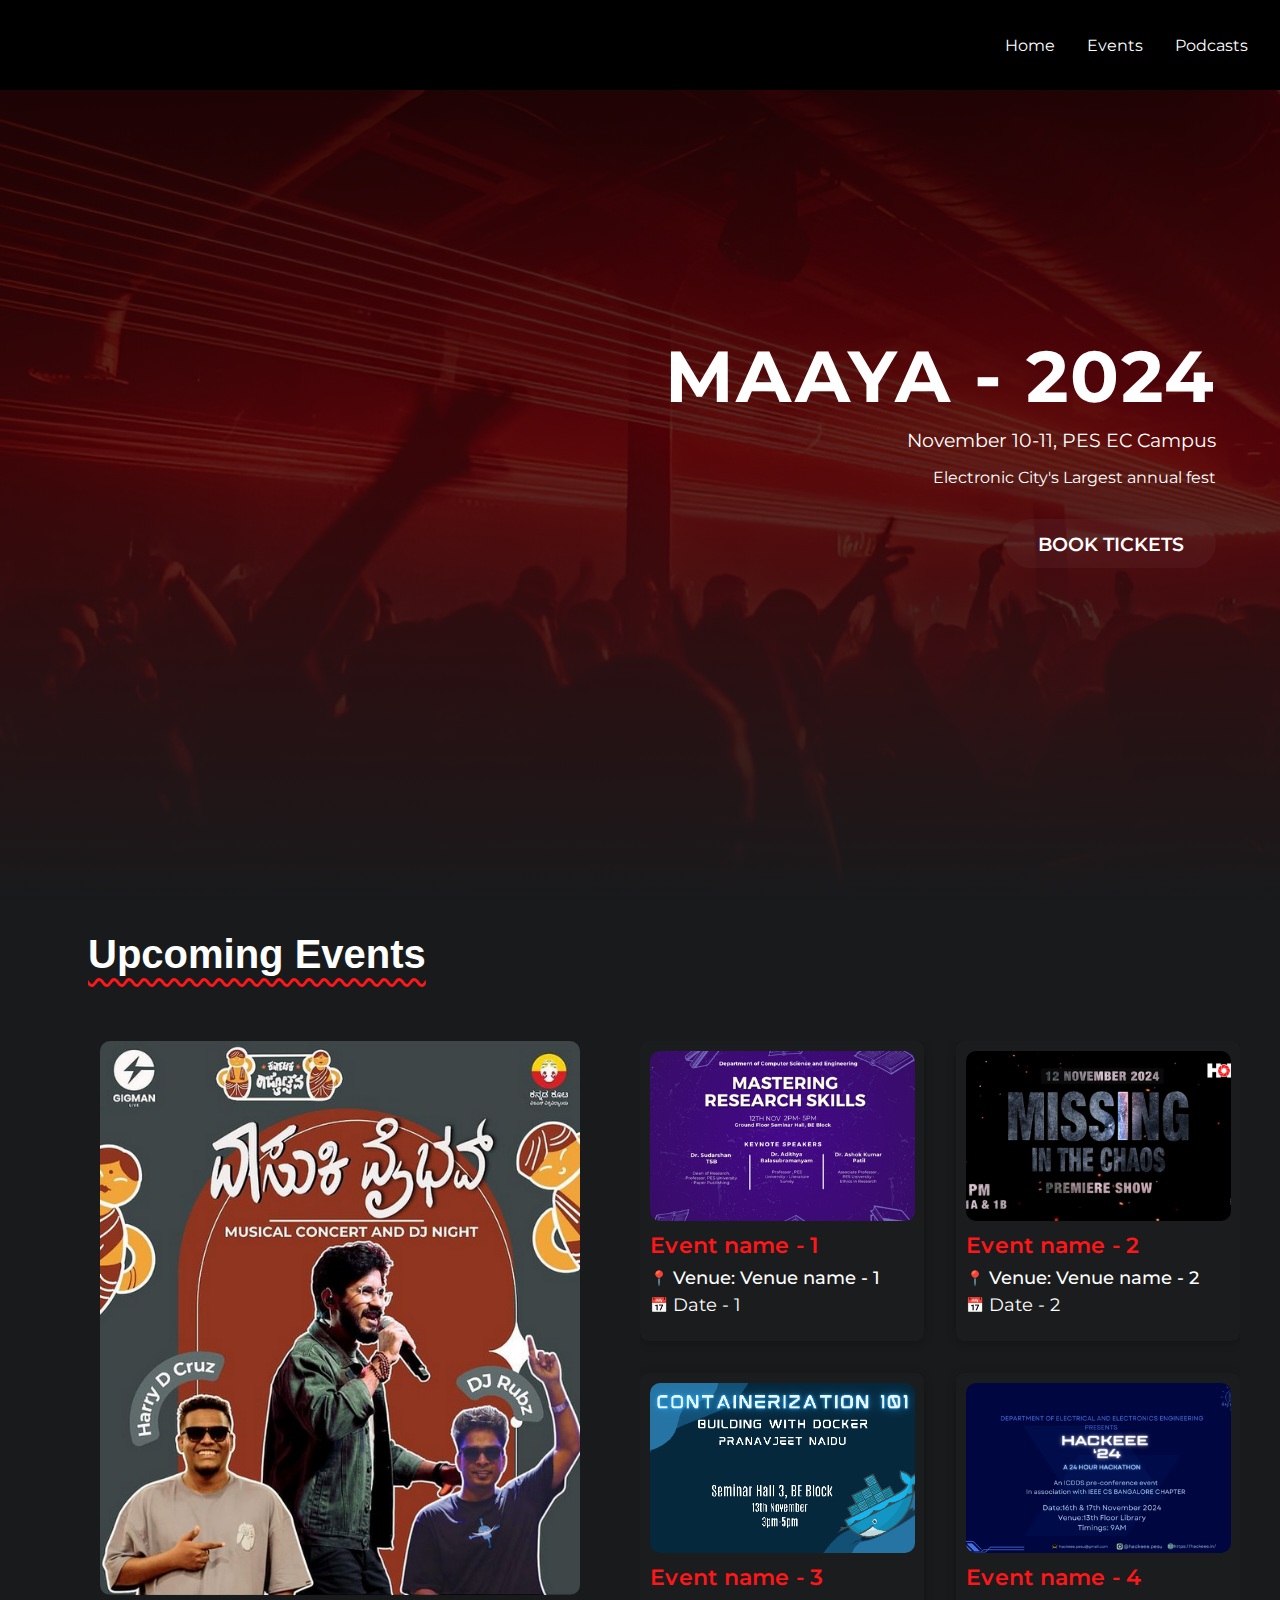
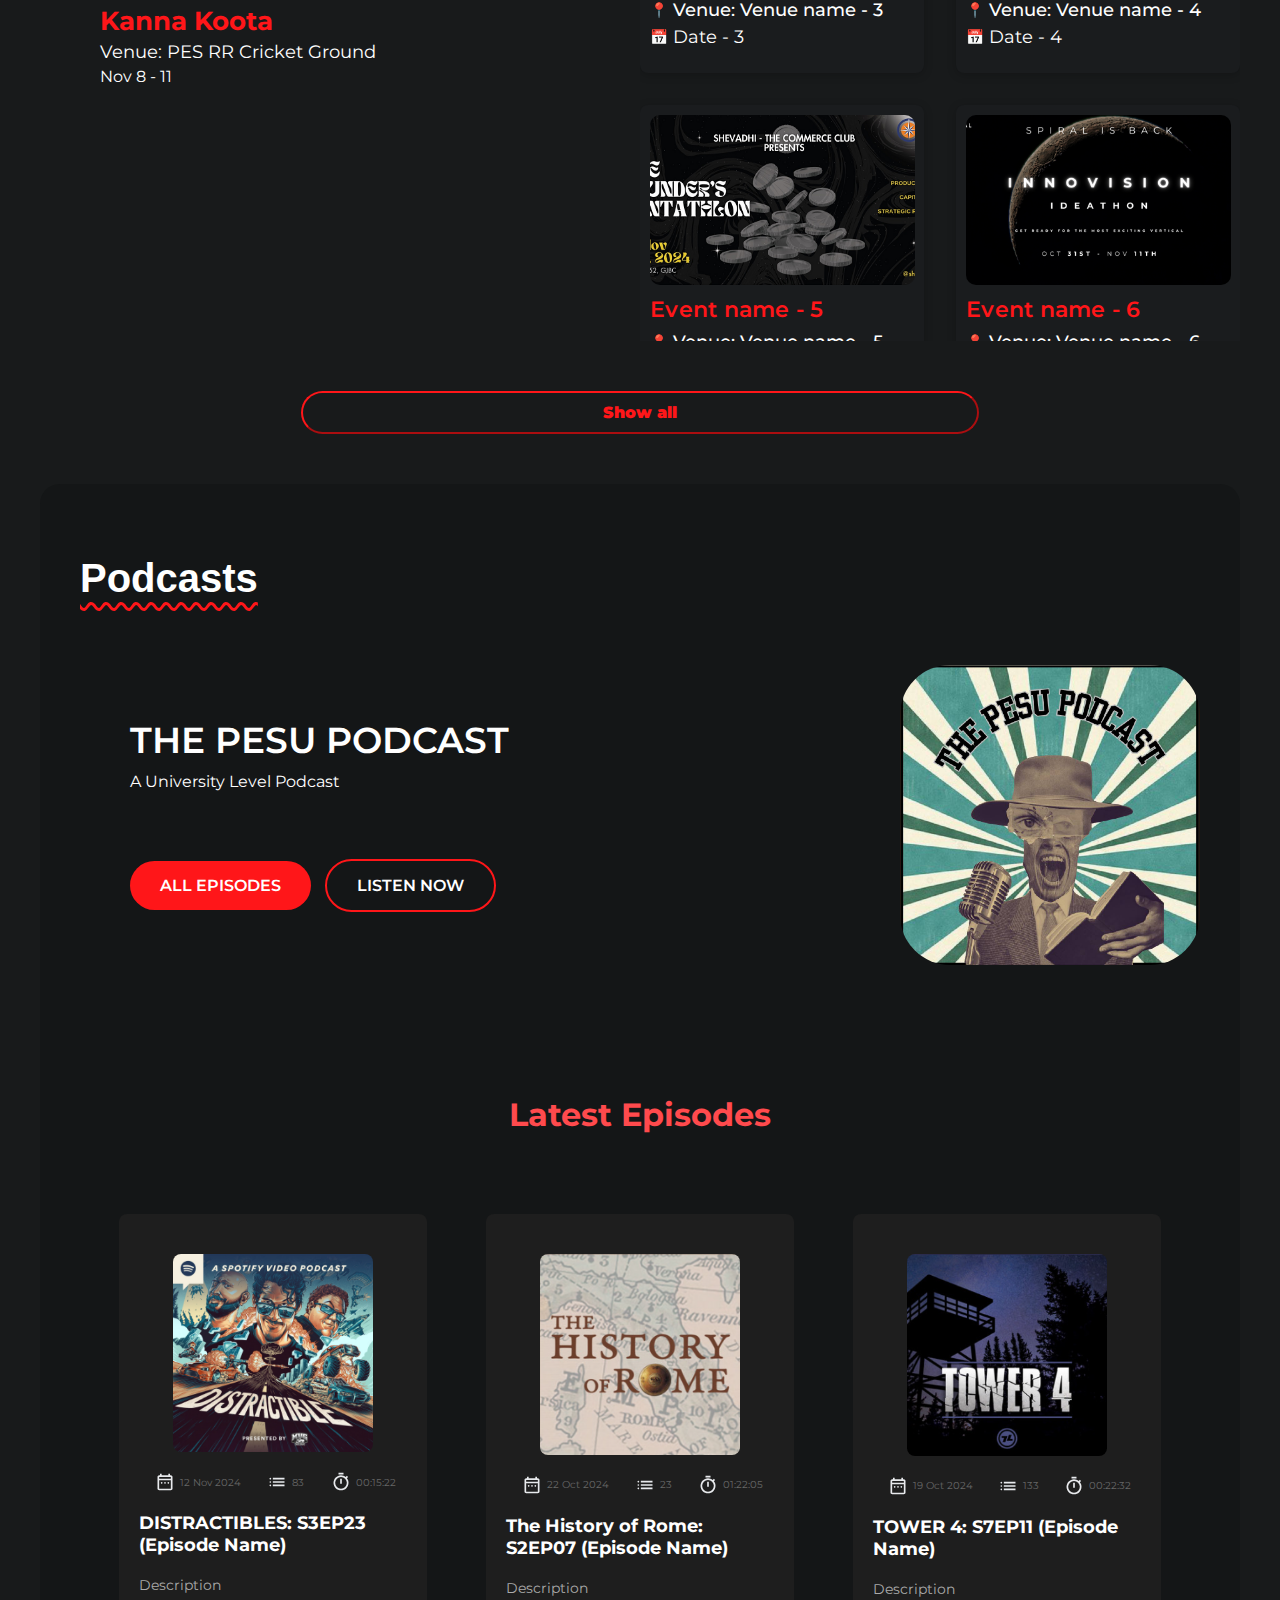
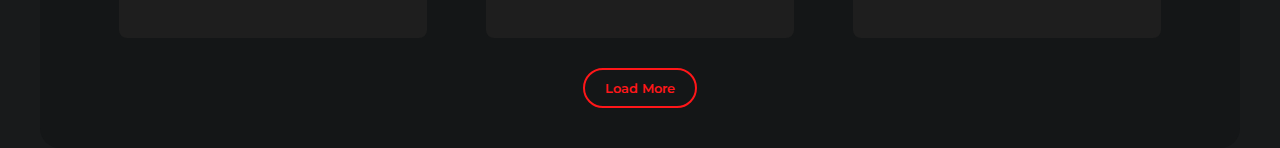
<file: index.html>
<!DOCTYPE html>
<html lang="en">
  <head>
    <meta charset="UTF-8" />
    <meta name="viewport" content="width=device-width, initial-scale=1.0" />
    <title>Media Website</title>
    <link rel="stylesheet" href="style.css?v=1.028" />
    <link rel="icon" href="images/icons/icon.svg" type="image/x-icon" />
  </head>
  <body>
    <nav class="nav">
      <a href="#home">Home</a>
      <a href="#events">Events</a>
      <a href="#podcasts">Podcasts</a>
    </nav>

    <section class="hero" id="home">
      <h1>MAAYA - 2024</h1>
      <p>November 10-11, PES EC Campus</p>
      <p id="hero-sub-heading">Electronic City's Largest annual fest</p>
      <button class="book-btn">BOOK TICKETS</button>
    </section>

    <section id="events">
      <div class="events">
        <h1 class="section-title">Upcoming Events</h1>
        <div class="events-wrapper">
          <div
            class="main-event"
            onclick="window.location.href='https://google.com'"
          >
            <img src="images/koota.png" alt="Kannada koota" />
            <div class="container">
              <p class="event-name">Kanna Koota</p>
              <p style="font-size: 1.1rem; margin-bottom: 5px">
                Venue: PES RR Cricket Ground
              </p>
              <p>Nov 8 - 11</p>
            </div>
          </div>
          <div class="events-grid">
            <div
              class="event-card"
              onclick="window.location.href='https://google.com'"
            >
              <img src="/images/research.png" alt="Research" />
              <p class="event-name">Event name - 1</p>
              <p class="event-venue">Venue: Venue name - 1</p>
              <p class="event-date">Date - 1</p>
            </div>
            <div
              class="event-card"
              onclick="window.location.href='https://google.com'"
            >
              <img src="/images/HoPES.png" alt="HoPES" />
              <p class="event-name">Event name - 2</p>
              <p class="event-venue">Venue: Venue name - 2</p>
              <p class="event-date">Date - 2</p>
            </div>
            <div
              class="event-card"
              onclick="window.location.href='https://google.com'"
            >
              <img src="/images/docker.png" alt="Docker" />
              <p class="event-name">Event name - 3</p>
              <p class="event-venue">Venue: Venue name - 3</p>
              <p class="event-date">Date - 3</p>
            </div>
            <div
              class="event-card"
              onclick="window.location.href='https://google.com'"
            >
              <img src="/images/hackeee.png" alt="Hackeee" />
              <p class="event-name">Event name - 4</p>
              <p class="event-venue">Venue: Venue name - 4</p>
              <p class="event-date">Date - 4</p>
            </div>
            <div
              class="event-card"
              onclick="window.location.href='https://google.com'"
            >
              <img src="/images/commerce.png" alt="Commerce" />
              <p class="event-name">Event name - 5</p>
              <p class="event-venue">Venue: Venue name - 5</p>
              <p class="event-date">Date - 5</p>
            </div>
            <div
              class="event-card"
              onclick="window.location.href='https://google.com'"
            >
              <img src="/images/space.png" alt="Space" />
              <p class="event-name">Event name - 6</p>
              <p class="event-venue">Venue: Venue name - 6</p>
              <p class="event-date">Date - 6</p>
            </div>
            <div
              class="event-card"
              onclick="window.location.href='https://google.com'"
            >
              <img src="/images/robofest.png" alt="RoboFest" />
              <p class="event-name">Event name - 7</p>
              <p class="event-venue">Venue: Venue name - 7</p>
              <p class="event-date">Date - 7</p>
            </div>
            <div
              class="event-card"
              onclick="window.location.href='https://google.com'"
            >
              <img src="/images/smashhack.png" alt="Smashhack" />
              <p class="event-name">Event name - 8</p>
              <p class="event-venue">Venue: Venue name - 8</p>
              <p class="event-date">Date - 8</p>
            </div>
          </div>
        </div>
        <button
          class="more-events-btn"
          onclick="window.location.href='events.html'"
        >
          Show all
        </button>
      </div>
    </section>

    <section id="podcasts">
      <div class="podcast-section">
        <h2 class="section-title">Podcasts</h2>
        <div class="podcast-player">
          <div class="main-podcast">
            <div class="podcast-title">
              <div>
                <h3>THE PESU PODCAST</h3>
                <p>A University Level Podcast</p>
              </div>
              <div>
                <button class="all-episodes">ALL EPISODES</button>
                <button class="listen-now">LISTEN NOW</button>
              </div>
            </div>
            <img src="/images/pesu-podcast.jpg" alt="PESU Podcast" />
          </div>
        </div>

        <h3 class="sub-podcast-heading">Latest Episodes</h3>
        <div class="latest-episodes">
          <div class="episode-card">
            <img src="/images/podcast.png" alt="Podcast Image" />
            <div class="episode-info">
              <div class="episode-details">
                <div class="ind-detail">
                  <img
                    src="images/icons/date_range_24dp_E8EAED_FILL0_wght400_GRAD0_opsz24.svg"
                    alt="calendar icon"
                  />
                  <small>12 Nov 2024</small>
                </div>
                <div class="ind-detail">
                  <img src="images/icons/list.svg" alt="list icon" />
                  <small>83</small>
                </div>
                <div class="ind-detail">
                  <img src="images/icons/clock.svg" alt="clock icon" />
                  <small>00:15:22</small>
                </div>
              </div>
              <h3>DISTRACTIBLES: S3EP23 (Episode Name)</h3>
              <p>Description</p>
            </div>
          </div>
          <div class="episode-card">
            <img src="/images/podcast-2.png" alt="Podcast Image" />
            <div class="episode-info">
              <div class="episode-details">
                <div class="ind-detail">
                  <img
                    src="images/icons/date_range_24dp_E8EAED_FILL0_wght400_GRAD0_opsz24.svg"
                    alt="calendar icon"
                  />
                  <small>22 Oct 2024</small>
                </div>
                <div class="ind-detail">
                  <img src="images/icons/list.svg" alt="list icon" />
                  <small>23</small>
                </div>
                <div class="ind-detail">
                  <img src="images/icons/clock.svg" alt="clock icon" />
                  <small>01:22:05</small>
                </div>
              </div>
              <h3>The History of Rome: S2EP07 (Episode Name)</h3>
              <p>Description</p>
            </div>
          </div>
          <div class="episode-card">
            <img src="/images/podcast-3.png" alt="Podcast Image" />
            <div class="episode-info">
              <div class="episode-details">
                <div class="ind-detail">
                  <img
                    src="images/icons/date_range_24dp_E8EAED_FILL0_wght400_GRAD0_opsz24.svg"
                    alt="calendar icon"
                  />
                  <small>19 Oct 2024</small>
                </div>
                <div class="ind-detail">
                  <img src="images/icons/list.svg" alt="list icon" />
                  <small>133</small>
                </div>
                <div class="ind-detail">
                  <img src="images/icons/clock.svg" alt="clock icon" />
                  <small>00:22:32</small>
                </div>
              </div>
              <h3>TOWER 4: S7EP11 (Episode Name)</h3>
              <p>Description</p>
            </div>
          </div>
        </div>
        <button class="load-more">Load More</button>
      </div>
    </section>
    <script src="script.js"></script>
  </body>
</html>
</file>
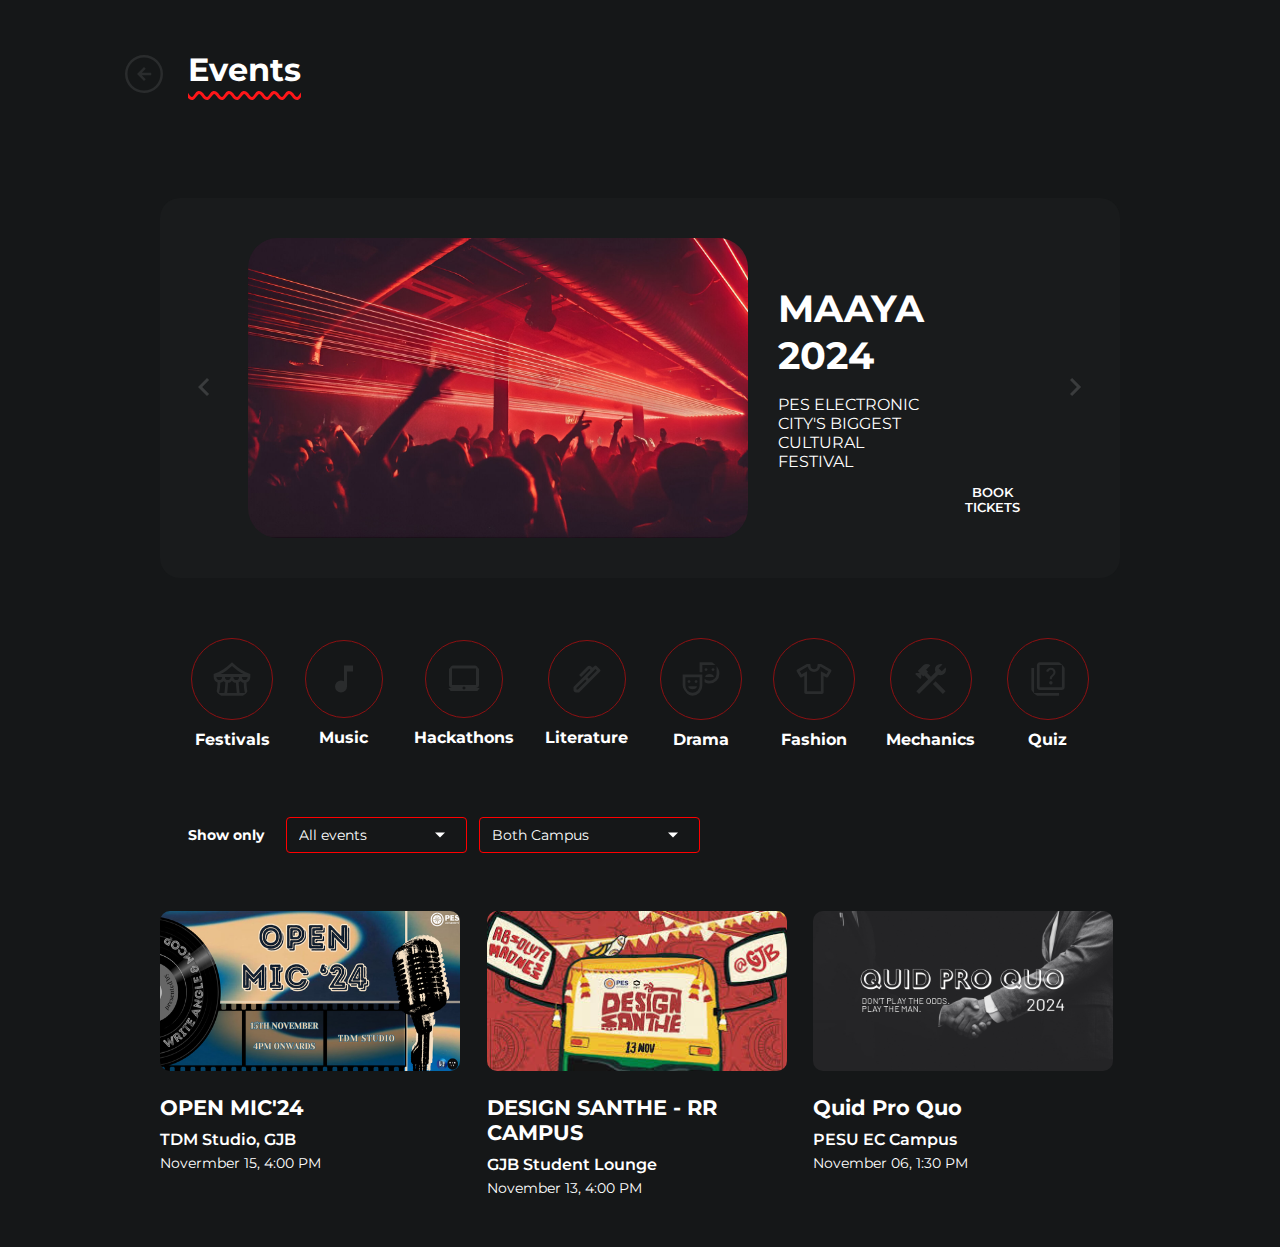
<file: events.html>
<!DOCTYPE html>
<html lang="en">
  <head>
    <meta charset="UTF-8" />
    <meta name="viewport" content="width=device-width, initial-scale=1.0" />
    <title>Events</title>
    <link rel="stylesheet" href="events.css" />
    <link rel="icon" href="images/icons/icon.svg" type="image/x-icon" />
  </head>
  <body>
    <section class="title">
      <img
        onclick="window.location.href='index.html'"
        src="images/icons/arrow-left-heading.svg"
        alt="previous page arrow"
      />
      <h1>Events</h1>
    </section>

    <section>
      <div class="hero-events">
        <button id="left-arrow">
          <img src="images/icons/arrow-left.svg" alt="left arrow" />
        </button>
        <img class="event-img" src="images/maaya.jpg" alt="" />
        <div class="hero-event-details">
          <h2>MAAYA 2024</h2>
          <p>PES ELECTRONIC CITY'S BIGGEST CULTURAL FESTIVAL</p>
        </div>
        <button class="book-ticket">BOOK TICKETS</button>

        <button id="right-arrow">
          <img src="images/icons/arrow-right.svg" alt="right arrow" />
        </button>
      </div>
    </section>

    <section>
      <div class="filters">
        <div class="festival" data-category="festival">
          <img src="images/icons/festival.svg" alt="festival" />
          <p>Festivals</p>
        </div>
        <div class="music" data-category="music">
          <img src="images/icons/music.svg" alt="music icon" />
          <p>Music</p>
        </div>
        <div class="hackathon" data-category="hackathon">
          <img src="images/icons/hackathons.svg" alt="hackathon icon" />
          <p>Hackathons</p>
        </div>
        <div class="literature" data-category="literature">
          <img src="images/icons/literature.svg" alt="literature icon" />
          <p>Literature</p>
        </div>
        <div class="drama" data-category="drama">
          <img src="images/icons/drama.svg" alt="drama/theatre icon" />
          <p>Drama</p>
        </div>
        <div class="fashion" data-category="fashion">
          <img src="images/icons/fashion.svg" alt="fashion icon" />
          <p>Fashion</p>
        </div>
        <div class="robotics" data-category="robotics">
          <img src="images/icons/mechanical.svg" alt="mechanical icon" />
          <p>Mechanics</p>
        </div>
        <div class="quiz" data-category="quiz">
          <img src="images/icons/quiz.svg" alt="quiz icon" />
          <p>Quiz</p>
        </div>
      </div>
    </section>

    <section>
      <div class="dropdown-container">
        <label class="dropdown-label">Show only</label>
        <div class="select-wrapper">
          <select id="event-status" class="styled-select">
            <option value="all">All events</option>
            <option value="ongoing">Ongoing events</option>
            <option value="upcoming">Upcoming events</option>
            <option value="archived">Past events</option>
          </select>
        </div>
        <div class="select-wrapper">
          <select id="event-campus" class="styled-select">
            <option value="all">Both Campus</option>
            <option value="ec">Electronic City Campus</option>
            <option value="rr">Ring Road Campus</option>
          </select>
        </div>
      </div>
    </section>

    <section>
      <div class="events">
        <div class="rr upcoming drama">
          <img src="images/openmic.png" alt="open mic picture" />
          <h2>OPEN MIC'24</h2>
          <h3>TDM Studio, GJB</h3>
          <p>Novermber 15, 4:00 PM</p>
        </div>

        <div class="rr ongoing festival">
          <img src="images/design.jpg" alt="design event picture" />
          <h2>DESIGN SANTHE - RR CAMPUS</h2>
          <h3>GJB Student Lounge</h3>
          <p>November 13, 4:00 PM</p>
        </div>

        <div class="ec archived literature">
          <img src="images/quidpro.jpg" alt="quidpro picture" />
          <h2>Quid Pro Quo</h2>
          <h3>PESU EC Campus</h3>
          <p>November 06, 1:30 PM</p>
        </div>
      </div>
      <div id="no-events">No Events Found</div>
    </section>

    <script src="events.js"></script>
  </body>
</html>
</file>
<file: style.css>
@import url("https://fonts.googleapis.com/css2?family=Montserrat:wght@400;700&display=swap");

/* -------------------- MAIN -------------------- */

* {
  margin: 0;
  padding: 0;
  box-sizing: border-box;
  font-family: "Montserrat", Arial, sans-serif;
}

html {
  scroll-behavior: smooth;
}

body {
  background-color: rgb(24, 26, 27);
  color: white;
  min-height: 100vh;
}

.nav {
  position: fixed;
  top: 0;
  width: 100%;
  height: 10%;
  padding: 1rem 2rem;
  background: rgba(0, 0, 0, 1);

  z-index: 2;

  display: flex;
  align-items: center;
  justify-content: flex-end;
  gap: 2rem;
}

.nav img {
  margin-right: auto;
}

.nav a {
  color: white;
  text-decoration: none;
}
/* --------------------------- HERO --------------------------- */
.hero {
  height: 100vh;
  background: linear-gradient(
      rgba(20, 0, 0, 0.9),
      rgba(60, 0, 0, 0.8),
      rgba(24, 26, 27, 0.95)
    ),
    url("/images/maaya.jpg");
  background-size: cover;
  background-position: center;
  display: flex;
  flex-direction: column;
  justify-content: center;
  align-items: flex-end;
  padding: 2rem 4rem;
}

.hero h1 {
  font-size: 4.5rem;
  font-weight: 700;
  letter-spacing: 2px;
  margin-bottom: 0.5rem;
}

.hero p {
  font-size: 1.2rem;
  margin-bottom: 1rem;
}

#hero-sub-heading {
  font-size: 1rem;
  margin-bottom: 2rem;
}

/* -------------------------- HERO BUTTON -------------------------- */

.book-btn {
  background: rgba(97, 44, 45, 0.3);
  color: white;
  padding: 0.8rem 2rem;
  font-size: 1.2rem;
  font-weight: 600;
  border: none;
  border-radius: 100px;
  cursor: pointer;
  text-transform: uppercase;
  transition: all 0.3s ease;
}

.book-btn:hover {
  background: rgba(128, 58, 59, 0.7);
  transform: translateY(-2px);
}

/* ----------------------- EVENTS ----------------------- */

.events {
  max-width: 1200px;
  margin: auto;
}

.main-event,
.event-card {
  cursor: pointer;
  transition: transform 0.3s, box-shadow 0.3s;
}

.main-event:hover,
.event-card:hover {
  transform: translateY(-5px);
  box-shadow: 0 4px 20px rgba(0, 0, 0, 0.3);
}

.section-title {
  margin: 2rem 4rem 4rem 3rem;
  color: white;
  font-size: 2.5rem;
  font-weight: bold;
  font-family: Arial, sans-serif;
  text-decoration: underline wavy #ff1619;
  text-decoration-thickness: 3px;
  text-underline-offset: 10px;
}

.events-wrapper {
  display: flex;
  flex-direction: row;
  overflow: hidden;
}

/* --------------------- MAIN EVENT ---------------------*/

.main-event {
  flex: 1;
  display: flex;
  width: max-content;
  flex-flow: column;
  justify-content: flex-start;
  align-items: center;
}

.main-event img {
  width: 80%;
  max-width: 600px;
  border-radius: 10px;
}

.container {
  align-self: flex-start;
  margin: 10px 0px 0px 60px;
}

.container .event-name {
  color: #ff1619;
  font-size: 1.6rem;
  font-weight: 700;
  margin-bottom: 5px;
}

/* --------------------- OTHER EVENTS --------------------- */

.events-grid {
  display: grid;
  grid-template-columns: repeat(2, 1fr);
  gap: 2rem;
  flex: 1;
  overflow-y: auto;
  max-height: 100vh;
}

.event-card {
  height: 300px;
  overflow: hidden;
  border-radius: 8px;
  transition: transform 0.3s;

  background-color: #1a1c1e;
  padding: 10px 10px 5px 10px;

  box-shadow: 0 2px 10px rgba(0, 0, 0, 0.2);
}

.event-card img {
  max-width: 265px;
  max-height: 170px;
  height: 100%;
  object-fit: cover;
  border-radius: 10px;

  display: block;
  margin: 0 auto 10px auto;
}

.event-card .event-name {
  color: #ff1619;
  font-size: 1.4rem;
  font-weight: 600;
  margin: 0 0 0.5rem 0;
  letter-spacing: 0.25px;
}

.event-card .event-venue {
  color: #ffffff;
  font-size: 1.1rem;
  font-weight: 500;
  margin-bottom: 0.4rem;
  display: flex;
  align-items: center;
  gap: 0.3rem;
}

.event-card .event-date {
  color: white;
  font-size: 1.1rem;
  margin-bottom: 0.3rem;
  display: flex;
  align-items: center;
  gap: 0.3rem;
}

.event-card .event-venue::before {
  content: "📍";
  font-size: 0.9rem;
}

.event-card .event-date::before {
  content: "📅";
  font-size: 0.9rem;
}

.more-events-btn {
  background-color: rgb(24, 26, 27);
  color: #ff1619;

  border-color: #ff1619;
  border-radius: 25px;

  font-size: 1rem;
  font-weight: 900;

  display: block;
  padding: 10px 300px;
  margin: 50px auto;

  transition: transform 0.2s ease-in-out, background-color 0.2s ease-in-out,
    color 0.2s ease-in-out;
  cursor: pointer;
}

.more-events-btn:hover {
  background-color: #ff1619;
  color: rgb(24, 26, 27);
  transform: translateY(-3px);
}

.more-events-btn:active {
  transform: scale(0.95);
}

/* --------------------- PODCAST --------------------- */

/* Main Section Styling */
.podcast-section {
  background-color: #141617;
  color: white;
  padding: 40px;
  max-width: 1200px;
  margin: auto;
  border-radius: 8px;

  border-radius: 20px;
}

.podcast-section .section-title {
  margin-left: 0px;
}

/* --------------------- MAIN PODCAST --------------------- */
.main-podcast {
  display: flex;
  align-items: flex-start;
  justify-content: flex-end;
  gap: 20px;
}

.main-podcast img {
  width: 300px;
  border-radius: 50px;
  margin-bottom: 50px;
}

.main-podcast h3 {
  font-size: 36px;
  font-weight: 600;
  color: white;
  margin: 0 0 10px 0;
}

.main-podcast p {
  font-weight: normal;
  margin: 0;
}

.podcast-title {
  display: flex;
  flex-direction: column;
  gap: 1rem;

  width: 100%;
  min-height: 300px;

  justify-content: space-evenly;
  margin-left: 50px;
}

button.all-episodes {
  background-color: #ff1619;
  color: white;

  font-size: 1rem;
  font-weight: 600;

  margin-right: 10px;
  padding: 15px 30px;

  border: none;
  border-radius: 30px;

  cursor: pointer;
  transition: background-color 0.3s;
}

button.listen-now {
  background-color: transparent;
  color: white;

  font-size: 1rem;
  font-weight: 600;

  margin-right: 10px;
  padding: 15px 30px;

  border: 2px solid #ff1619;
  border-radius: 30px;

  cursor: pointer;
  transition: background-color 0.3s;
}

button.all-episodes:hover {
  background-color: #ff4a4d;
}

button.listen-now:hover {
  background-color: rgb(50, 53, 55);
}

/* --------------------- OTHER PODCASTS --------------------- */
.latest-episodes {
  display: flex;
  justify-content: space-evenly;
  gap: 20px;
  margin-top: 30px;
}

.sub-podcast-heading {
  color: #ff4a4d;
  font-size: 2rem;
  text-align: center;
  margin: 80px 0;
}

/* Episode Card Styling */
.episode-card {
  background-color: #1e1e1e;
  padding: 20px;
  border-radius: 8px;
  max-width: 27.5%;
  cursor: pointer;
  transition: transform 0.3s, box-shadow 0.3s;
}

.episode-card:hover {
  transform: translateY(-5px);
  box-shadow: 0 4px 20px rgba(0, 0, 0, 0.3);
}

.episode-card img {
  max-width: 75%;
  border-radius: 8px;
  display: block;
  margin: 20px auto;
}

.episode-info h3 {
  font-size: 18px;
  color: white;
  margin: 0;
}

.episode-info p {
  font-size: 14px;
  color: #aaa;
  margin: 20px 0;
}

.episode-details {
  font-size: 12px;
  color: #666;
  margin-bottom: 20px;
  display: flex;
  justify-content: space-around;
}

.ind-detail {
  display: flex;
  align-items: center;
}

.episode-details img {
  max-width: 20px;
  margin: 0 5px;
}
/*  -------------------- LOAD MORE -------------------- */
.load-more {
  background-color: transparent;
  color: #ff1619;

  padding: 10px 20px;

  border: 2px solid #ff1619;
  border-radius: 20px;

  font-weight: 600;

  cursor: pointer;
  display: block;
  margin: 30px auto 0;
  transition: background-color 0.3s;
}

.load-more:hover {
  background-color: #ff1619;
  color: #141617;
}

/* -------------------------------- RESOLUTION CHANGE ------------------------------------ */

@media (max-width: 480px) {
  .nav {
    position: relative;

    flex-direction: row;
    align-items: center;
    padding: 1rem;
    gap: 1px;
  }

  .nav a {
    margin-bottom: 0.5rem;
    text-align: center;
    width: 100%;
  }

  /* ------------ HERO ------------ */

  .hero {
    padding: 1rem;
    height: auto;
    text-align: center;
    align-items: flex-start;

    background: linear-gradient(
      rgba(20, 0, 0, 0.9),
      rgba(60, 0, 0, 0.8),
      rgba(24, 26, 27, 0.95)
    );
  }

  .hero h1 {
    font-size: 2rem;
  }

  .hero p {
    font-size: 0.8rem;
  }

  .book-btn {
    padding: 0.5rem 1rem;
    font-size: 1rem;
  }

  .events-wrapper {
    flex-direction: column;
  }

  .events .section-title {
    margin: 50px 20px;
  }

  .main-event img {
    margin-right: auto;
    margin-left: 20px;
    width: 50%;
  }

  .main-event .container {
    margin-left: 20px;
    margin-bottom: 20px;
  }

  .events-grid {
    grid-template-columns: 1fr;
    gap: 1rem;
    max-height: none;
    overflow-y: visible;
  }

  .event-card img {
    max-width: 100%;
  }

  .podcast-section {
    padding: 1rem;
  }

  .main-podcast {
    flex-direction: column;
    align-items: center;
  }

  .main-podcast img {
    width: 100%;
  }

  .podcast-title {
    margin-left: 0;
    text-align: center;
  }

  button.all-episodes {
    font-size: 0.8rem;
  }

  button.listen-now {
    font-size: 0.8rem;
  }

  .latest-episodes {
    flex-direction: column;
    gap: 1rem;
  }

  .episode-card {
    max-width: 100%;
  }

  .more-events-btn,
  .load-more {
    padding: 0.5rem 1rem;
    font-size: 1rem;
  }
}
</file>
<file: events.css>
@import url("https://fonts.googleapis.com/css2?family=Montserrat:wght@400;700&display=swap");

* {
  margin: 0;
  padding: 0;
  box-sizing: border-box;
  font-family: "Montserrat", Arial, sans-serif;
}

.title {
  margin: 40px 0px 0px 120px;
  text-decoration: underline wavy #ff1619;
  text-decoration-thickness: 3px;
  text-underline-offset: 10px;

  display: flex;
  gap: 20px;
  align-items: center;
}

.title img {
  margin-top: 10px;
  transition: transform 0.3s ease, filter 0.3s ease;
  cursor: pointer;
}

.title img:active {
  transform: scale(0.95); /* Slightly shrink the image */
  filter: brightness(1.2); /* Make the image lighter */
}

body {
  background-color: #151718;
  color: white;
  min-height: 100vh;
}

/* --------------- HERO SECTION --------------- */
.hero-events {
  background-color: #191b1c;
  max-width: 75%;
  margin: 100px auto 0px auto;

  display: flex;
  flex-direction: row;
  align-items: center;

  border-radius: 20px;
}

.hero-events .event-img {
  min-width: 500px;
  max-width: 500px;
  height: 300px;
  margin: 40px 30px 40px 20px;
  border-radius: 30px;
  transition: transform 0.5s ease;
}

.hero-events h2 {
  font-size: 2.4rem;
  margin-bottom: 1rem;
  transition: transform 0.5s ease;
}

.hero-events p {
  max-width: 500px;
  margin-bottom: 1.3rem;
  transition: transform 0.5s ease;
}

.hero-events .book-ticket {
  background: transparent;
  color: white;
  padding: 0.8rem 2rem;
  font-size: 0.8rem;
  font-weight: 600;
  border: none;
  border-radius: 100px;
  cursor: pointer;
  text-transform: uppercase;
  transition: all 0.3s ease;

  align-self: flex-end;
  margin-bottom: 50px;
  width: 20%;
  box-sizing: border-box;
}

.hero-events .book-ticket:hover {
  background: #2a2c2d;
  transform: translateY(-2px);
}

#left-arrow {
  background-color: transparent;
  border: none;

  align-self: center;
  margin-left: 20px;

  cursor: pointer;
}

#right-arrow {
  background-color: transparent;
  border: none;

  align-self: center;
  margin-left: auto;
  margin-right: 20px;

  cursor: pointer;
}

/* ------------------- FILTERS ------------------- */

.filters {
  margin: 60px auto;
  max-width: 75%;

  display: flex;
  align-items: center;
  justify-content: space-evenly;
}

.filters img {
  background-color: transparent;

  padding: 20px;
  display: block;
  margin-bottom: 10px;
  margin-left: auto;
  margin-right: auto;

  border: 1px solid #8d1012;
  border-radius: 100px;

  transition: transform 0.3s ease, box-shadow 0.3s ease;
  cursor: pointer;
}

.filters p {
  text-align: center;
  font-weight: bold;

  max-width: 100px;
}

.filters img:hover {
  transform: scale(1.005);
  box-shadow: 0 0 15px rgba(255, 22, 25, 0.7);
}

/* --------------- DROPDOWNS --------------- */
.dropdown-container {
  margin-left: 180px;

  display: flex;
  align-items: center;
  gap: 12px;
  padding: 8px;
}

.dropdown-label {
  font-size: 1.2rem;
  font-weight: bold;
  color: white;
}

.select-wrapper {
  position: relative;
}

.select-wrapper::after {
  content: "↓";
  position: absolute;
  right: 12px;
  top: 50%;
  transform: translateY(-50%);
  color: #ffffff;
  pointer-events: none;
}

.styled-select {
  appearance: none;
  background-color: transparent;
  border: 1px solid #ff1619;
  border-radius: 100px;
  color: white;
  font-size: 14px;
  padding: 8px 32px 8px 12px;
  min-width: 160px;
  cursor: pointer;
}

/* Style the dropdown options */
.styled-select option {
  background-color: #191b1c;
  color: white;
  padding: 8px;
}
.dropdown-label {
  color: #fff;
  font-size: 14px;
}

.select-wrapper {
  position: relative;
}

.styled-select {
  appearance: none;
  border: 1px solid #ff0000;
  border-radius: 4px;
  color: #fff;
  cursor: pointer;
  font-size: 14px;
  padding: 8px 32px 8px 12px;
  margin-left: 10px;
  width: 100%;
}

.styled-select:hover {
  background-color: #333;
}

.select-wrapper::after {
  content: "";
  position: absolute;
  right: 12px;
  top: 50%;
  transform: translateY(-50%);
  width: 0;
  height: 0;
  border-left: 5px solid transparent;
  border-right: 5px solid transparent;
  border-top: 5px solid #fff;
  pointer-events: none;
}

.styled-select:focus {
  outline: none;
  border-color: #ff0000;
}

/* --------------- EVENTS --------------- */
.events {
  margin: 50px auto;
  width: 75%;
  display: grid;
  grid-template-columns: repeat(3, 1fr);
  gap: 20px;
}

.events img {
  min-width: 300px;
  max-width: 300px;
  height: 160px;
  border-radius: 10px;
  margin-bottom: 20px;
}

.events h2 {
  max-width: 350px;
  margin-bottom: 10px;
  font-weight: 700;
  font-size: 1.3rem;
}

.events h3 {
  max-width: 350px;
  margin-bottom: 5px;
  font-weight: 600;
  font-size: 1rem;
}

.events p {
  max-width: 350px;
  font-size: 0.9rem;
}

#no-events {
  display: none;
  width: 100%;
  margin: 20px auto 250px auto;
  text-align: center;
  font-size: 1.6rem;
}

/* ---------------------------------- RESOLUTION CHANGE ---------------------------------- */

@media (max-width: 480px) {
  .title {
    margin: 20px 0px 0px 20px;
    flex-direction: column;
    align-items: flex-start;
  }

  .title h1 {
    font-size: 1.5rem;
  }

  .hero-events {
    flex-direction: column;
    max-width: 90%;
    margin: 50px auto 0px auto;
  }

  .hero-events .event-img {
    min-width: 100%;
    max-width: 100%;
    height: auto;
    margin: 20px 0px;
  }

  .hero-events h2 {
    font-size: 1.8rem;
    text-align: center;
  }

  .hero-events p {
    max-width: 100%;
    text-align: center;
  }

  .hero-events .book-ticket {
    width: 100%;
    margin-bottom: 20px;
  }

  #left-arrow,
  #right-arrow {
    margin: 10px;
  }

  .filters {
    display: none;
  }

  .dropdown-container {
    margin-top: 50px;
    flex-direction: column;
    align-items: flex-start;
    margin-left: 10px;
  }

  .dropdown-label {
    font-size: 1rem;
  }

  .events {
    width: 90%;
    grid-template-columns: 1fr;
  }
}
</file>
